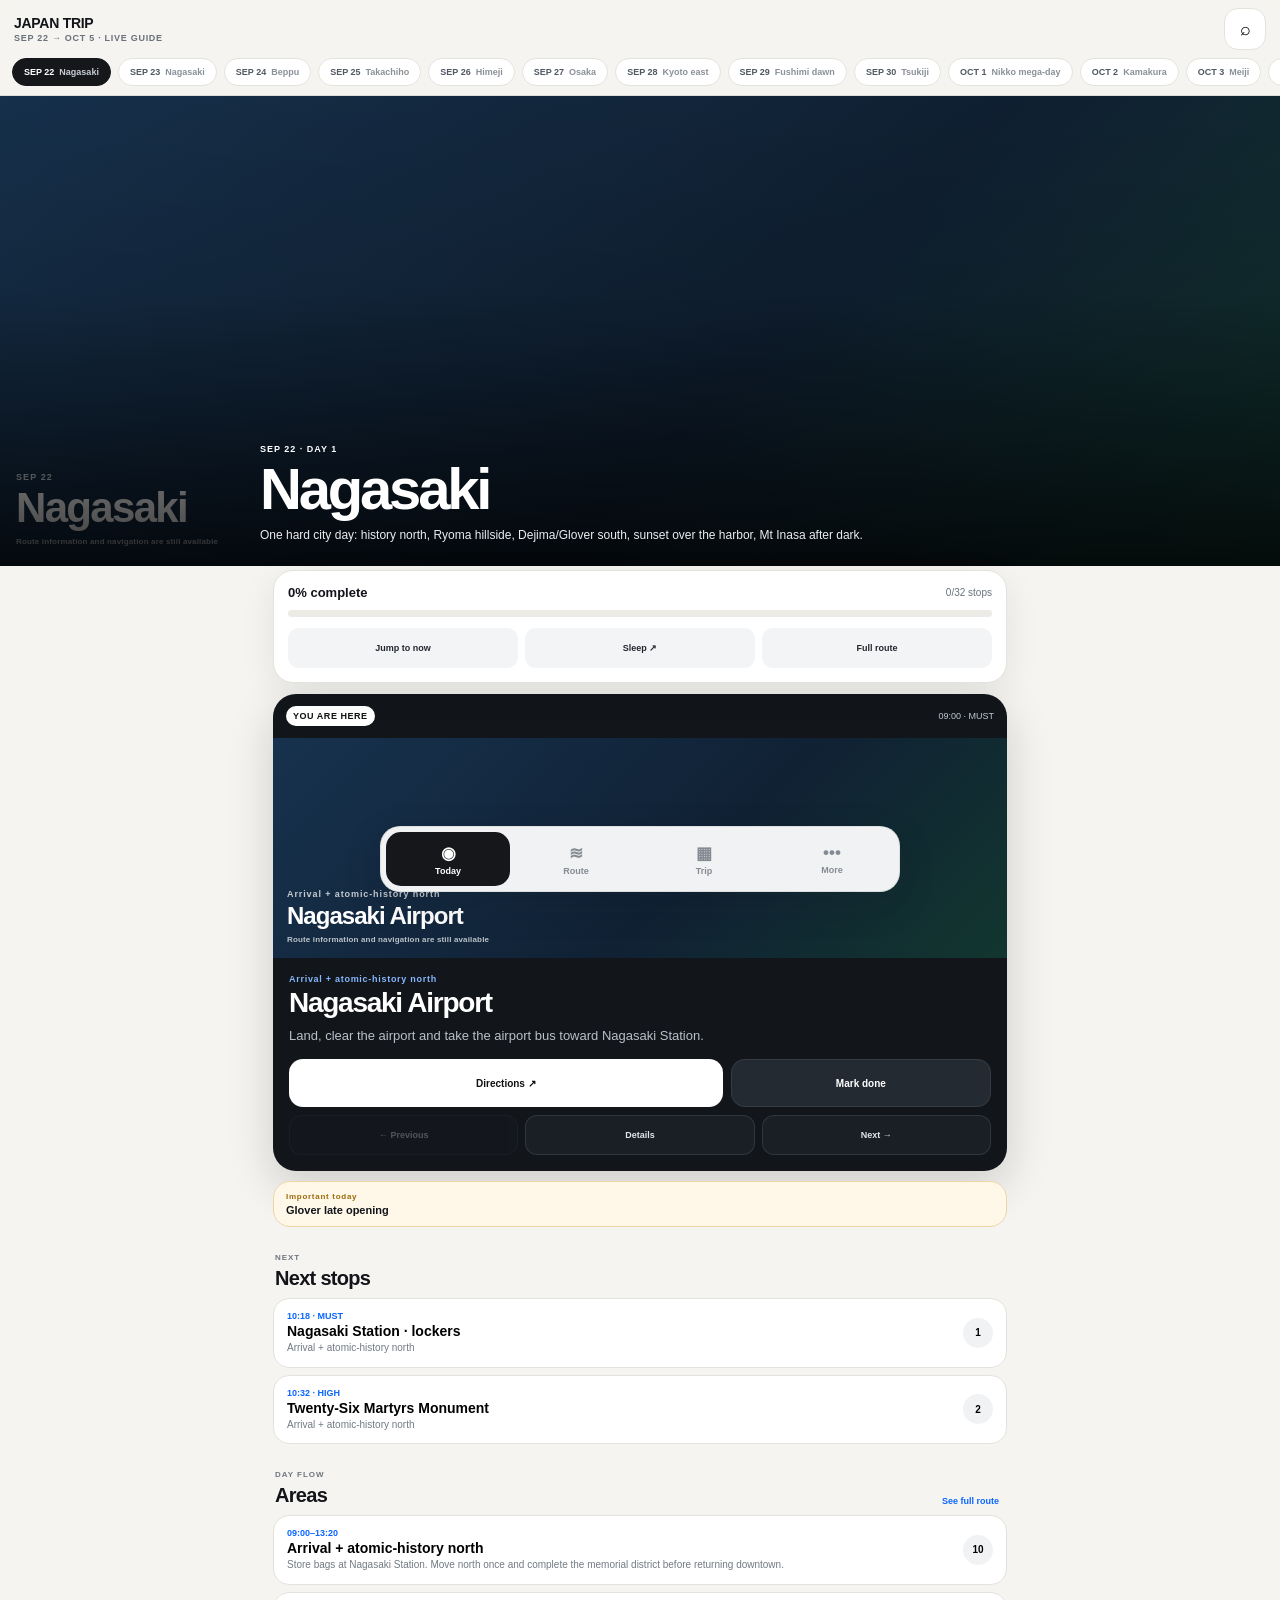
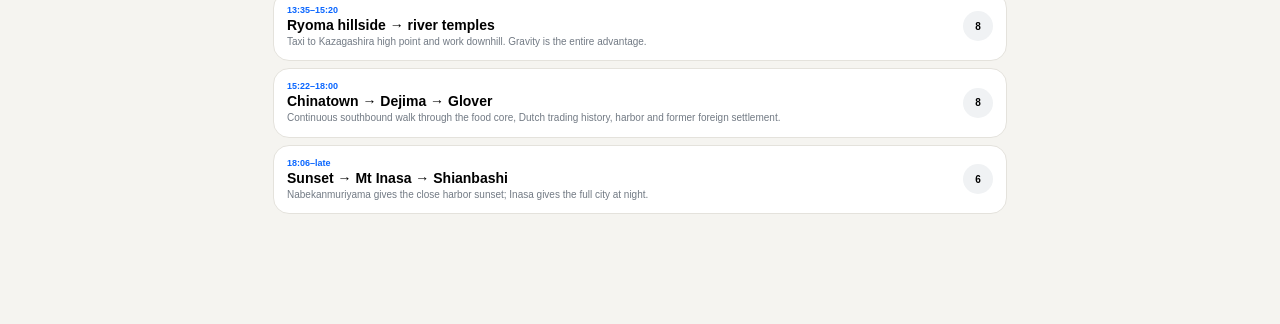
<file: v4/index.html>
<!doctype html><html lang="en"><head><meta charset="utf-8"><meta name="viewport" content="width=device-width,initial-scale=1,viewport-fit=cover"><meta name="theme-color" content="#f5f4f0"><meta name="apple-mobile-web-app-capable" content="yes"><meta name="apple-mobile-web-app-status-bar-style" content="default"><meta name="apple-mobile-web-app-title" content="Japan Trip"><title>Japan Trip · Live Guide</title><meta name="description" content="Mobile-first live guide for Japan Sep 22 to Oct 5, 2026"><link rel="stylesheet" href="styles.css?v=44"><link rel="stylesheet" href="fix.css?v=44"><link rel="stylesheet" href="audit-final.css?v=44"></head><body><header class="top"><div class="topRow"><button class="brand" id="brand"><b>JAPAN TRIP</b><small>SEP 22 → OCT 5 · LIVE GUIDE</small></button><button class="searchBtn" id="headerSearch" aria-label="Search">⌕</button></div><div class="dayRail" id="dayRail"></div></header><main><section class="view active" id="todayView"></section><section class="view" id="routeView"></section><section class="view" id="tripView"></section><section class="view" id="moreView"></section></main><nav class="bottomNav"><button class="navBtn active" data-view="today"><span>◉</span>Today</button><button class="navBtn" data-view="route"><span>≋</span>Route</button><button class="navBtn" data-view="trip"><span>▦</span>Trip</button><button class="navBtn" data-view="more"><span>•••</span>More</button></nav><div class="backdrop" id="backdrop"></div><aside class="sheet" id="sheet"><button class="closeSheet" id="closeSheet">×</button><div id="sheetBody"></div></aside><div class="searchLayer" id="searchLayer"><div class="searchBar"><input id="searchInput" placeholder="Search any stop or area"><button id="searchClose">Done</button></div><div class="searchResults" id="searchResults"></div></div><div class="toast" id="toast"></div><script src="../v2/data.js?v=44"></script><script src="../canonical.js?v=44"></script><script src="audit.js?v=44"></script><script src="app.js?v=44"></script><script src="audit-final.js?v=44"></script></body></html>
</file>
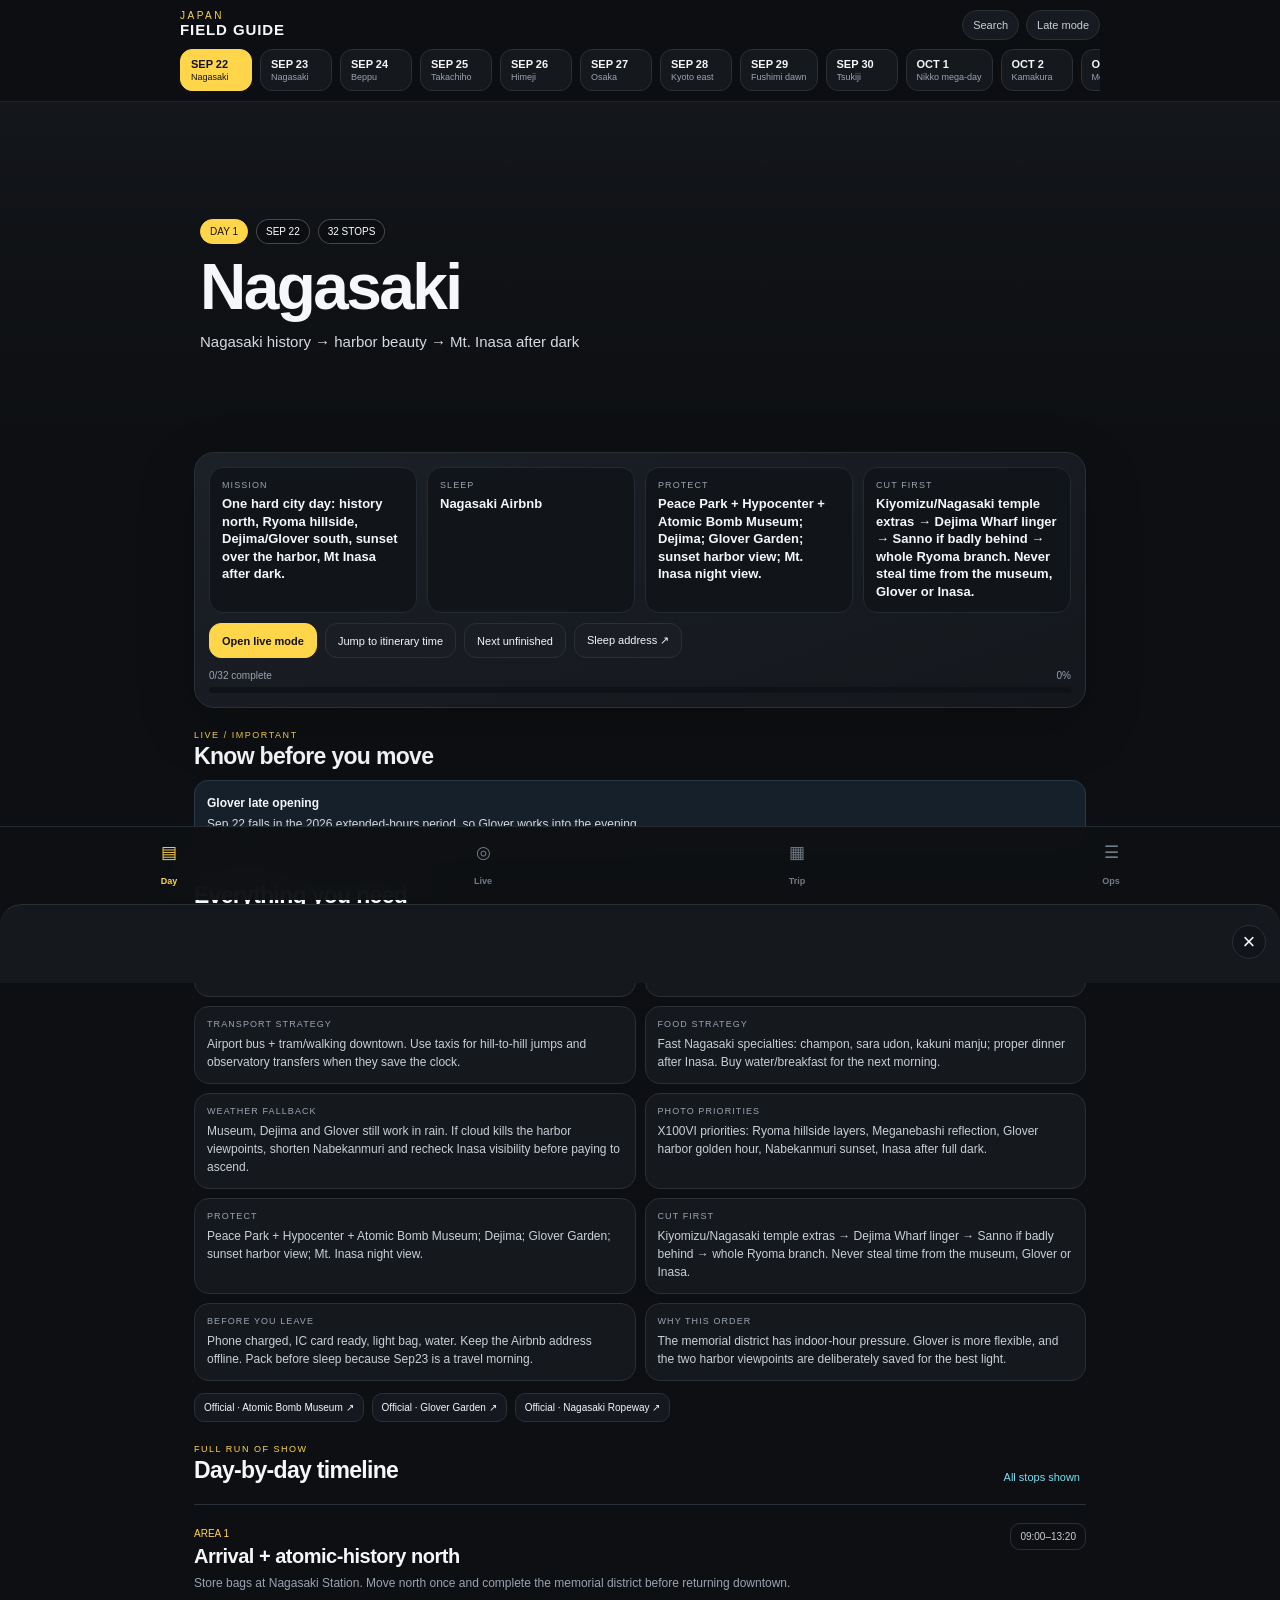
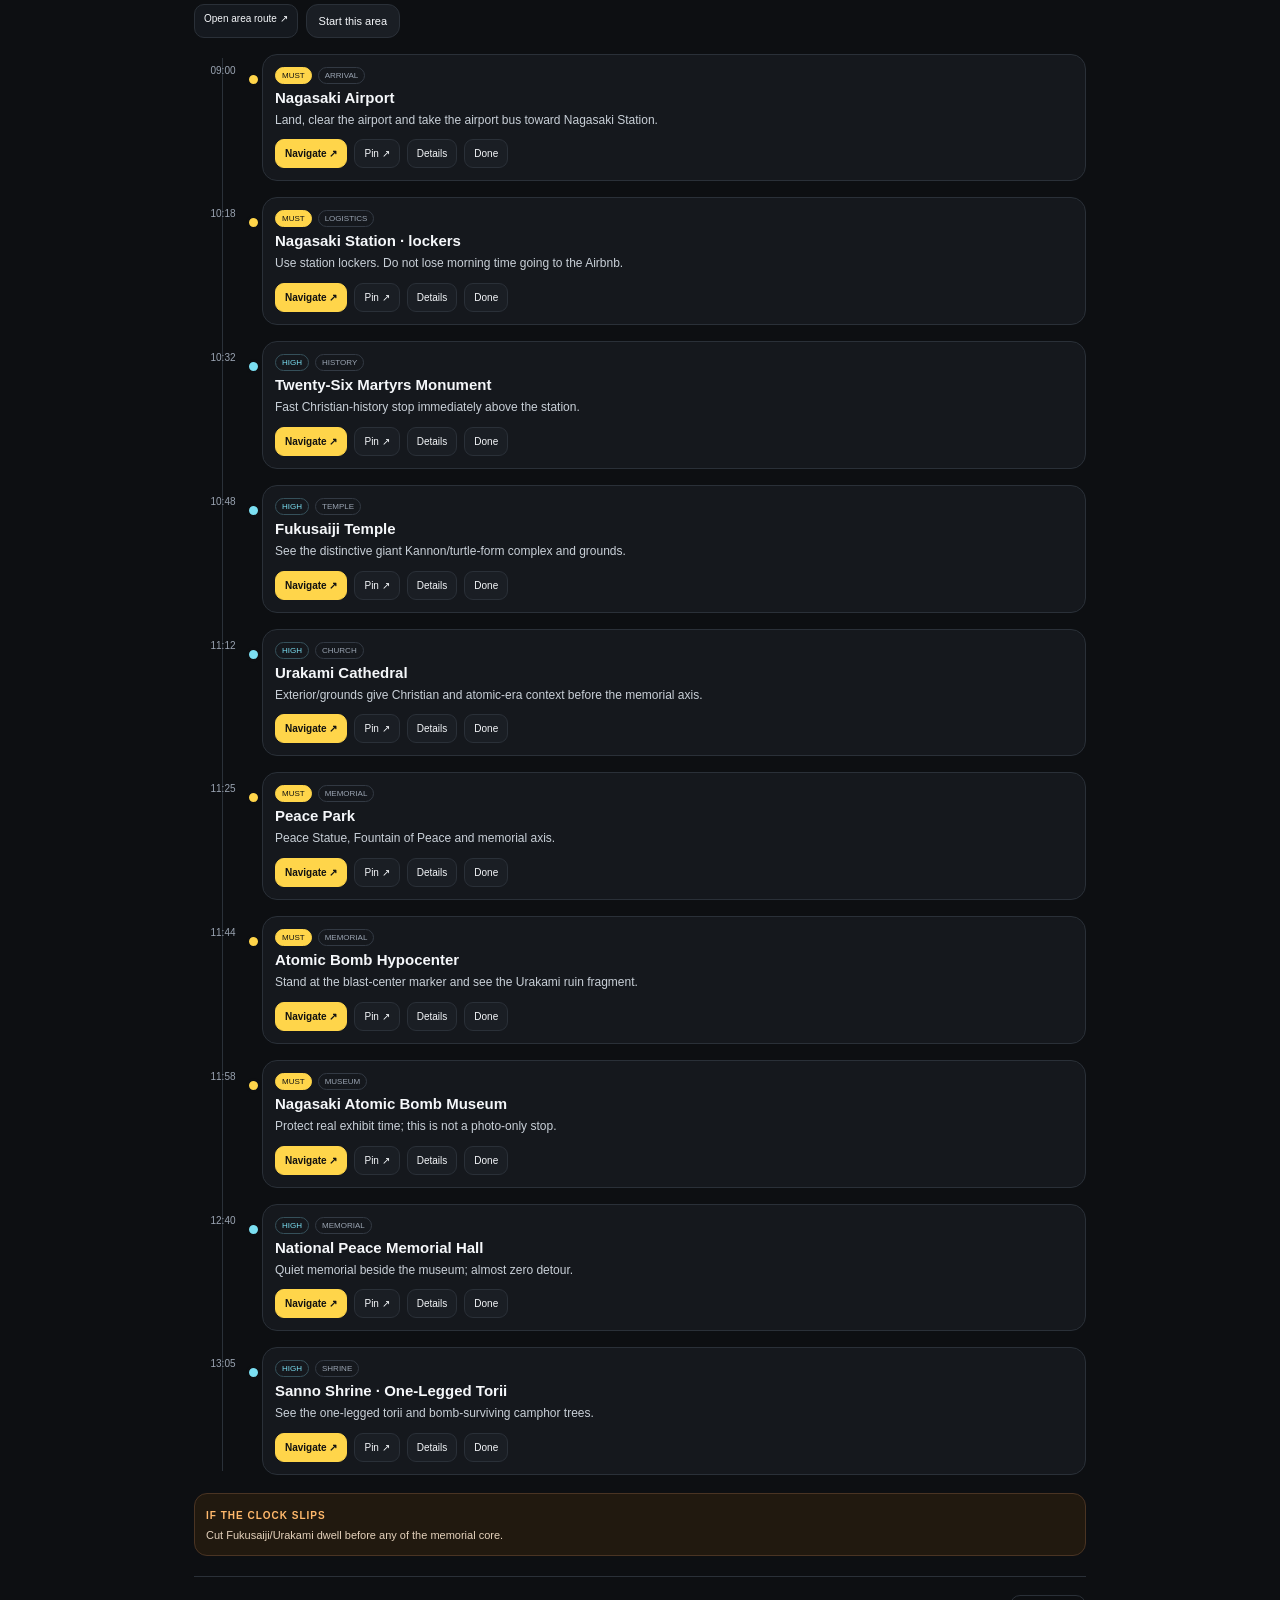
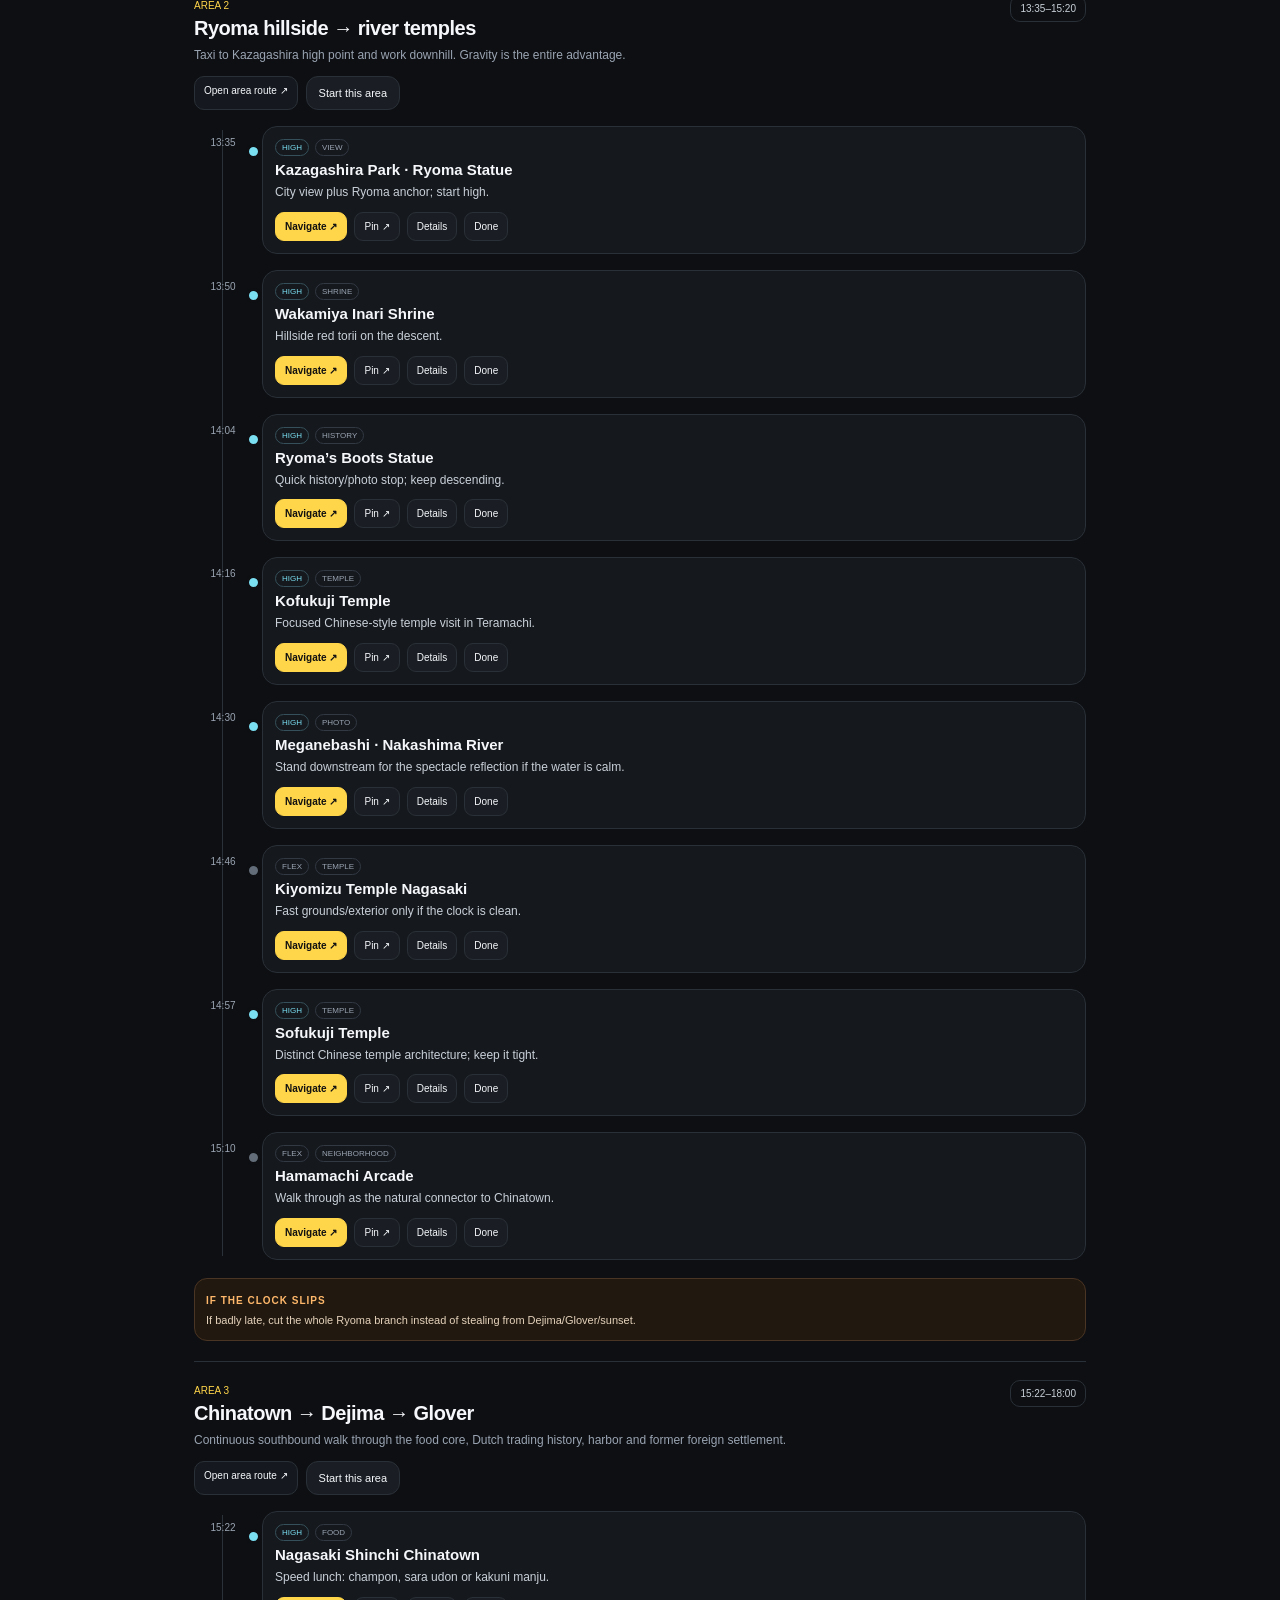
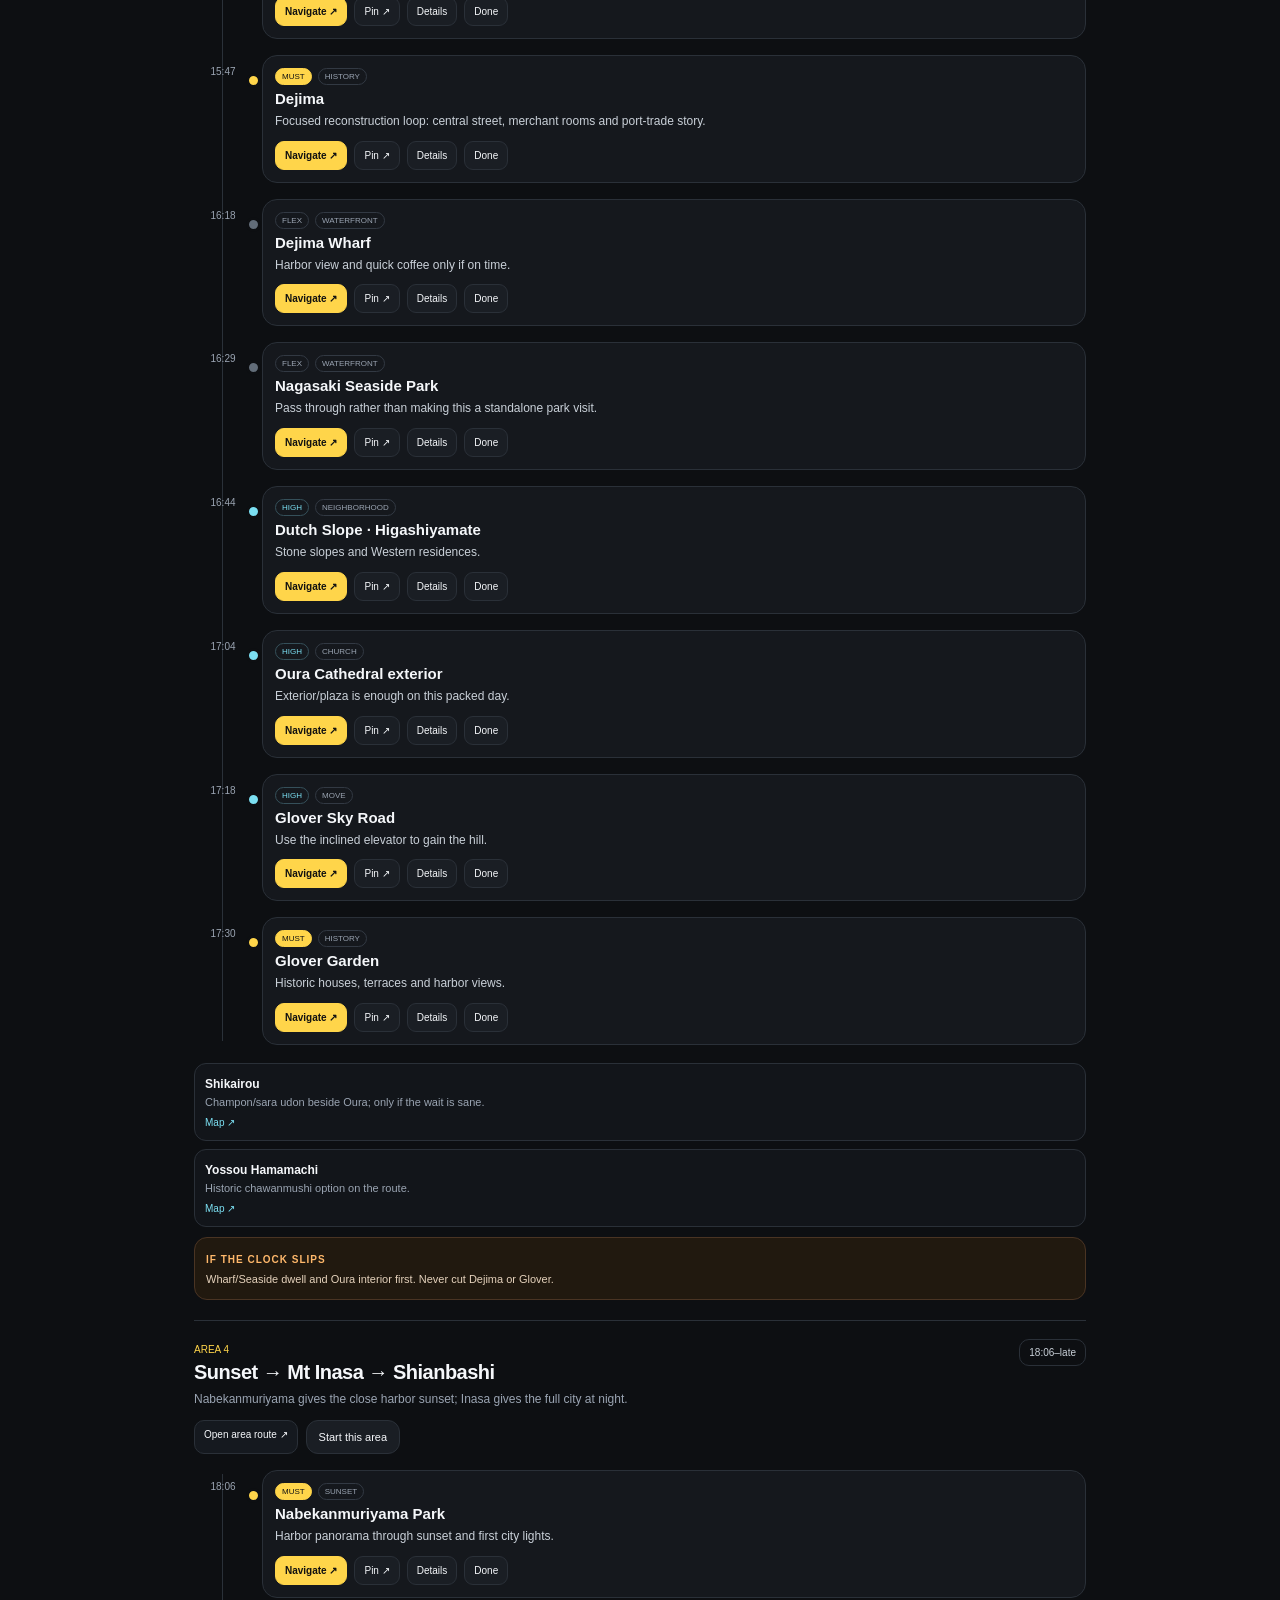
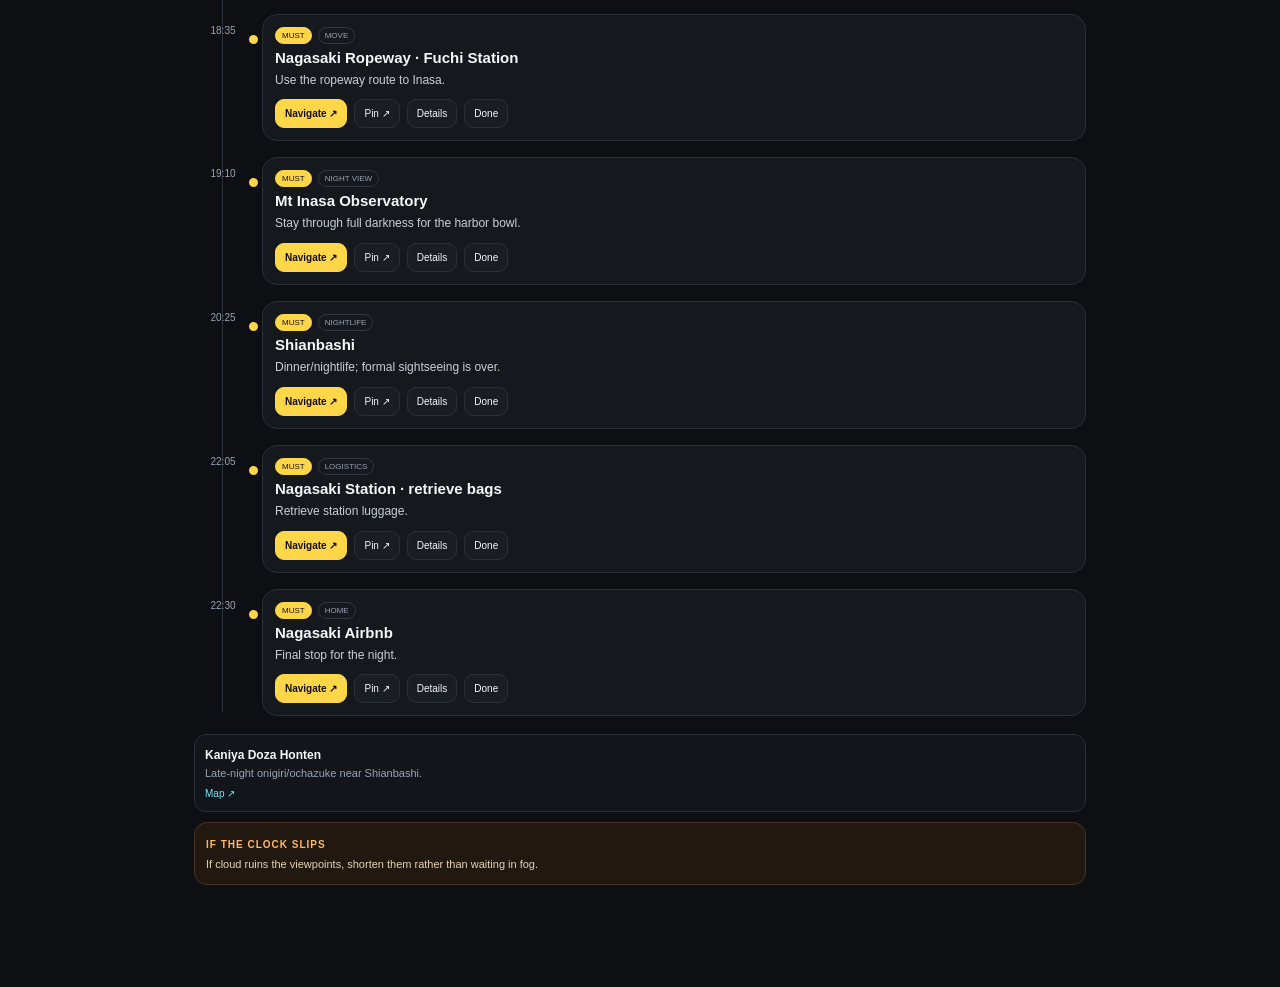
<file: v5/index.html>
<!doctype html><html lang="en"><head><meta charset="utf-8"><meta name="viewport" content="width=device-width,initial-scale=1,viewport-fit=cover"><meta name="theme-color" content="#0d0f12"><meta name="apple-mobile-web-app-capable" content="yes"><meta name="apple-mobile-web-app-status-bar-style" content="black-translucent"><meta name="apple-mobile-web-app-title" content="Japan Field Guide"><title>Japan Field Guide · Sep 22–Oct 5</title><meta name="description" content="Detailed operational field guide for Japan Sep 22 to Oct 5, 2026"><link rel="manifest" href="manifest.webmanifest?v=50"><link rel="stylesheet" href="styles.css?v=50"></head><body><header class="appTop"><button class="brand" id="brandBtn"><span>JAPAN</span><b>FIELD GUIDE</b></button><div class="topActions"><button id="searchBtn" aria-label="Search">Search</button><button id="lateBtn" aria-label="Running late mode">Late mode</button></div><div class="dayRail" id="dayRail"></div></header><main><section class="view active" id="dayView"></section><section class="view" id="liveView"></section><section class="view" id="tripView"></section><section class="view" id="opsView"></section></main><nav class="bottomNav"><button class="navBtn active" data-view="day"><span>▤</span><b>Day</b></button><button class="navBtn" data-view="live"><span>◎</span><b>Live</b></button><button class="navBtn" data-view="trip"><span>▦</span><b>Trip</b></button><button class="navBtn" data-view="ops"><span>☰</span><b>Ops</b></button></nav><div class="backdrop" id="backdrop"></div><aside class="sheet" id="sheet"><button class="sheetClose" id="sheetClose">×</button><div id="sheetBody"></div></aside><div class="searchLayer" id="searchLayer"><div class="searchTop"><input id="searchInput" autocomplete="off" placeholder="Search stop, area, shrine, hotel, food…"><button id="searchClose">Done</button></div><div id="searchResults"></div></div><div class="toast" id="toast"></div><script src="../v2/data.js?v=50"></script><script src="../canonical.js?v=50"></script><script src="guide.js?v=50"></script><script src="app.js?v=50"></script></body></html>
</file>
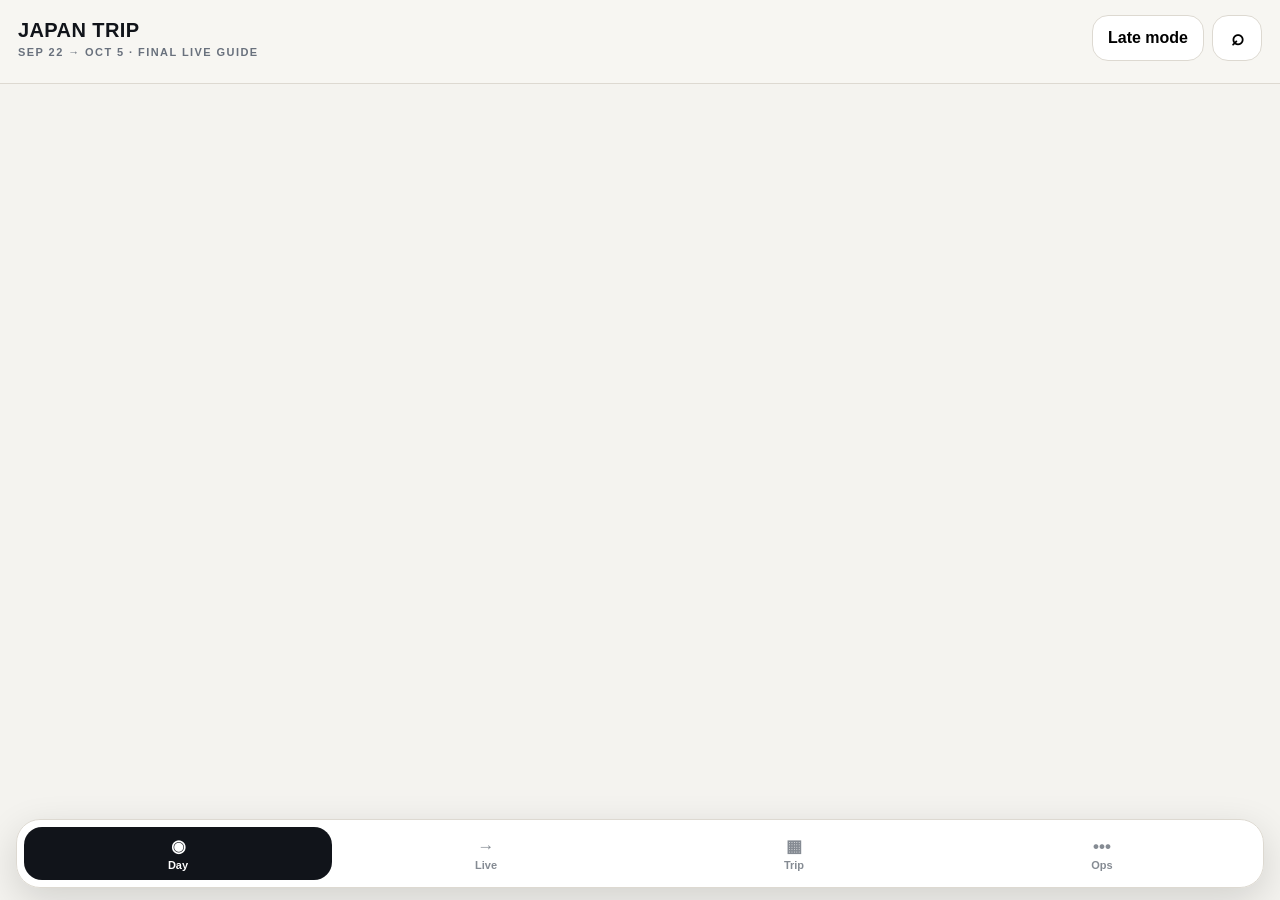
<file: v6/index.html>
<!doctype html><html lang="en"><head><meta charset="utf-8"><meta name="viewport" content="width=device-width,initial-scale=1,viewport-fit=cover"><meta name="theme-color" content="#f5f4f0"><meta name="apple-mobile-web-app-capable" content="yes"><title>Japan Trip · Final Live Guide</title><meta name="description" content="Final detailed live guide for Japan Sep 22 to Oct 5, 2026"><link rel="stylesheet" href="styles.css?v=60"></head><body><header class="top"><div class="topRow"><button class="brand" id="brandBtn"><b>JAPAN TRIP</b><small>SEP 22 → OCT 5 · FINAL LIVE GUIDE</small></button><div class="topActions"><button id="lateBtn" class="lateBtn">Late mode</button><button id="searchBtn" class="searchBtn" aria-label="Search">⌕</button></div></div><div class="dayRail" id="dayRail"></div></header><main><section id="dayView" class="view active"></section><section id="liveView" class="view"></section><section id="tripView" class="view"></section><section id="opsView" class="view"></section></main><nav class="bottomNav"><button class="navBtn active" data-view="day"><span>◉</span>Day</button><button class="navBtn" data-view="live"><span>→</span>Live</button><button class="navBtn" data-view="trip"><span>▦</span>Trip</button><button class="navBtn" data-view="ops"><span>•••</span>Ops</button></nav><div id="backdrop" class="backdrop"></div><aside id="sheet" class="sheet"><div class="sheetBar"><button id="sheetBack" class="sheetBack">← Back</button><button id="sheetClose" class="sheetClose">×</button></div><div id="sheetBody"></div></aside><div id="searchLayer" class="searchLayer"><div class="searchBar"><input id="searchInput" placeholder="Search any stop, neighborhood or booking"><button id="searchClose">Done</button></div><div id="searchResults" class="searchResults"></div></div><div id="toast" class="toast"></div><script src="../canonical.js?v=60"></script><script src="../v5/guide.js?v=60"></script><script src="patch.js?v=60"></script><script src="app.js?v=60"></script></body></html>
</file>
<file: v4/styles.css>
:root{--bg:#f5f4f0;--card:#fff;--ink:#121419;--muted:#69717c;--line:#e4e2dc;--blue:#0a66ff;--green:#147a56;--shadow:0 10px 35px rgba(18,20,25,.08);--safe:env(safe-area-inset-bottom);font-family:-apple-system,BlinkMacSystemFont,"SF Pro Text","Helvetica Neue",Arial,sans-serif;color:var(--ink)}*{box-sizing:border-box}html,body{margin:0;background:var(--bg);color:var(--ink);-webkit-font-smoothing:antialiased}body{padding-bottom:calc(82px + var(--safe));overflow-x:hidden}button,a,input{font:inherit}button{cursor:pointer}.top{position:sticky;top:0;z-index:60;background:rgba(245,244,240,.94);backdrop-filter:blur(18px);border-bottom:1px solid rgba(218,216,210,.8)}.topRow{height:58px;padding:calc(4px + env(safe-area-inset-top)) 14px 4px;display:flex;align-items:center;justify-content:space-between}.brand{border:0;background:none;padding:0;text-align:left;color:var(--ink)}.brand b{display:block;font-size:14px;letter-spacing:-.02em}.brand small{display:block;margin-top:2px;font-size:9px;color:var(--muted);font-weight:750;letter-spacing:.08em}.searchBtn{width:42px;height:42px;border:1px solid var(--line);border-radius:14px;background:#fff;font-size:18px}.dayRail{display:flex;gap:7px;overflow:auto;padding:0 12px 9px;scrollbar-width:none}.dayRail::-webkit-scrollbar{display:none}.daychip{flex:none;border:1px solid var(--line);background:#fff;border-radius:999px;padding:8px 11px;color:#525963;font-size:9px;font-weight:850;white-space:nowrap}.daychip span{margin-left:5px;color:#8a9098}.daychip.active{background:#15171b;color:#fff;border-color:#15171b}.daychip.active span{color:#c9ced5}.view{display:none}.view.active{display:block}.page{width:min(760px,100%);margin:auto;padding:14px 13px 28px}.dayhero{height:min(54vh,470px);min-height:340px;position:relative;overflow:hidden;background:linear-gradient(145deg,#24344d,#0c1421);color:#fff}.visual{position:relative;overflow:hidden;background:linear-gradient(145deg,#dce5ef,#c7d0db)}.visual-img{position:absolute;inset:0;width:100%;height:100%;object-fit:cover;opacity:0;transition:opacity .18s}.visual-img.loaded{opacity:1}.visual-fallback{position:absolute;inset:0;display:flex;flex-direction:column;justify-content:flex-end;padding:18px;background:linear-gradient(135deg,#1c3554,#0e1724 65%,#102b25);color:#fff}.visual-fallback span{font-size:9px;font-weight:900;letter-spacing:.1em;opacity:.75}.visual-fallback b{font-size:clamp(20px,6vw,34px);line-height:1.02;letter-spacing:-.04em;margin-top:5px}.heroShade{position:absolute;inset:0;background:linear-gradient(180deg,rgba(0,0,0,.05),rgba(0,0,0,.14) 42%,rgba(0,0,0,.78) 100%)}.heroCopy{position:absolute;z-index:3;left:16px;right:16px;bottom:22px;max-width:720px;margin:auto}.heroEyebrow{font-size:9px;font-weight:900;letter-spacing:.11em;margin-bottom:7px}.heroCopy h1{font-size:clamp(35px,9vw,58px);line-height:.98;letter-spacing:-.055em;margin:0 0 8px}.heroCopy p{font-size:12px;line-height:1.5;color:#ecedf0;max-width:620px;margin:0}.dayStatus{margin-top:-10px;position:relative;z-index:4;background:#fff;border:1px solid var(--line);border-radius:20px;padding:14px;box-shadow:var(--shadow)}.progressText{display:flex;justify-content:space-between;align-items:center}.progressText b{font-size:13px}.progressText span{font-size:10px;color:var(--muted)}.track{height:7px;background:#ecebe6;border-radius:999px;overflow:hidden;margin-top:10px}.track i{display:block;height:100%;border-radius:999px;background:linear-gradient(90deg,#0a66ff,#17a87c)}.quickFacts{display:grid;grid-template-columns:repeat(3,1fr);gap:7px;margin-top:11px}.quickFacts button,.quickFacts a{min-height:40px;border:0;border-radius:11px;background:#f2f4f6;color:#23272d;text-decoration:none;display:flex;align-items:center;justify-content:center;font-size:9px;font-weight:850;text-align:center;padding:0 8px}.alertsBox{margin-top:10px;border:1px solid #edd6a5;background:#fff8e9;border-radius:17px;overflow:hidden}.alertsBox summary{list-style:none;padding:12px 13px;cursor:pointer}.alertsBox summary::-webkit-details-marker{display:none}.alertsBox summary span{display:block;font-size:8px;font-weight:900;letter-spacing:.09em;color:#9b6a08}.alertsBox summary b{display:block;font-size:11px;margin-top:3px}.alertsBox>div{padding:0 13px 10px}.alertsBox article{padding:9px 0;border-top:1px solid #f1e2c2}.alertsBox article b{font-size:10px}.alertsBox article p{font-size:10px;line-height:1.45;color:#6f6250;margin:3px 0 0}.focusCard{margin-top:11px;border-radius:23px;background:#12151a;color:#fff;overflow:hidden;box-shadow:0 16px 45px rgba(18,20,25,.17)}.focusTop{display:flex;justify-content:space-between;align-items:center;padding:12px 13px;font-size:9px;color:#c4cbd4}.livePill{padding:5px 7px;border-radius:999px;background:#fff;color:#111;font-weight:900;letter-spacing:.06em}.focusVisual{height:220px;background:linear-gradient(135deg,#21395b,#0f1823)}.focusBody{padding:16px}.areaLabel{font-size:9px;color:#85b7ff;font-weight:900;letter-spacing:.08em}.focusBody h2{font-size:28px;line-height:1.02;letter-spacing:-.045em;margin:5px 0 8px}.focusBody p{font-size:12px;line-height:1.55;color:#b8c0ca;margin:0}.mainActions{display:grid;grid-template-columns:1.25fr .75fr;gap:8px;margin-top:14px}.mainActions a,.mainActions button{min-height:48px;border:0;border-radius:14px;display:flex;align-items:center;justify-content:center;text-decoration:none;font-size:10px;font-weight:900}.go{background:#fff;color:#111}.doneBtn,.secondary{background:#242a32!important;color:#fff!important;border:1px solid rgba(255,255,255,.08)!important}.stepper{display:grid;grid-template-columns:1fr 1fr 1fr;gap:7px;margin-top:8px}.stepper button{min-height:40px;border:1px solid rgba(255,255,255,.1);background:#1a1f26;color:#e2e6ea;border-radius:12px;font-size:9px;font-weight:800}.stepper button:disabled{opacity:.3}.sectionHead{display:flex;justify-content:space-between;align-items:end;gap:12px;margin:19px 2px 8px}.sectionHead span,.pageTitle>span{font-size:8px;color:#6f7781;letter-spacing:.12em;font-weight:900}.sectionHead h3{font-size:20px;letter-spacing:-.035em;margin:3px 0 0}.sectionHead button{border:0;background:none;color:var(--blue);font-size:9px;font-weight:900}.nextRow,.areaQuick{width:100%;display:grid;grid-template-columns:1fr auto;align-items:center;gap:10px;border:1px solid var(--line);background:#fff;border-radius:16px;padding:12px 13px;text-align:left;margin-top:7px}.nextRow small,.areaQuick small{display:block;font-size:9px;color:var(--blue);font-weight:850}.nextRow b,.areaQuick b{display:block;font-size:13px;margin:2px 0}.nextRow span,.areaQuick span{display:block;font-size:10px;line-height:1.35;color:#727a84}.nextRow strong,.areaQuick strong{width:30px;height:30px;border-radius:50%;display:grid;place-items:center;background:#f0f2f4;font-size:10px}.emptyBox{padding:15px;border:1px dashed #cac8c2;border-radius:15px;color:#6e747c;font-size:11px}.pageTitle{padding:12px 2px 6px}.pageTitle h1{font-size:34px;line-height:1;letter-spacing:-.05em;margin:6px 0 8px}.pageTitle p{font-size:12px;line-height:1.5;color:var(--muted);margin:0}.routePage{padding-top:8px}.zoneBlock{margin-top:18px;border:1px solid var(--line);background:#fff;border-radius:22px;overflow:hidden;box-shadow:0 7px 26px rgba(20,25,35,.04)}.zoneVisual{height:210px;background:linear-gradient(135deg,#253a56,#121e2c)}.zoneOverlay{position:absolute;z-index:3;left:15px;right:15px;bottom:14px;color:#fff;text-shadow:0 2px 12px rgba(0,0,0,.5)}.zoneOverlay small{font-size:9px;font-weight:900;letter-spacing:.08em}.zoneOverlay h2{font-size:25px;line-height:1.02;letter-spacing:-.04em;margin:4px 0}.zoneVisual:after,.sheetVisual:after{content:"";position:absolute;inset:0;background:linear-gradient(180deg,rgba(0,0,0,.04),rgba(0,0,0,.65))}.zoneIntro{padding:13px 14px;display:flex;justify-content:space-between;gap:12px;align-items:start}.zoneIntro p{font-size:11px;line-height:1.45;color:#68707b;margin:0;max-width:520px}.zoneIntro a{flex:none;color:var(--blue);font-size:9px;font-weight:900;text-decoration:none}.stopRows{border-top:1px solid #eceae5}.stopRow{display:grid;grid-template-columns:32px 58px 1fr auto;align-items:start;gap:8px;padding:12px 12px;border-bottom:1px solid #efede8}.stopRow.done{opacity:.55;background:#f7f8f7}.check{width:28px;height:28px;border-radius:50%;border:1px solid #d6d9dd;background:#fff;font-weight:900}.time{font-size:10px;font-weight:900;padding-top:6px}.stopCopy b{display:block;font-size:12px}.stopCopy p{font-size:10px;line-height:1.42;color:#707883;margin:3px 0}.stopCopy span{font-size:8px;font-weight:850;color:#8b929a}.miniGo{align-self:center;text-decoration:none;color:var(--blue);font-size:9px;font-weight:900;padding:7px}.cutBox,.contextBox{margin:11px 12px 13px;padding:11px 12px;border-radius:13px;background:#fff7e6;border:1px solid #f0dcad}.cutBox b,.contextBox b{font-size:9px;text-transform:uppercase;letter-spacing:.06em}.cutBox p,.contextBox p{font-size:10px;line-height:1.45;color:#6f6553;margin:4px 0 0}.contextBox{background:#f1f6ff;border-color:#d8e5fb}.tripList{display:grid;gap:10px;margin-top:12px}.tripCard{width:100%;display:grid;grid-template-columns:115px 1fr 24px;gap:12px;align-items:center;border:1px solid var(--line);background:#fff;border-radius:19px;overflow:hidden;padding:0;text-align:left}.tripPhoto{height:132px}.tripText{padding:12px 0}.tripText small{font-size:8px;color:var(--blue);font-weight:900}.tripText h2{font-size:17px;line-height:1.05;margin:4px 0 5px}.tripText p{font-size:9.5px;line-height:1.4;color:#707985;margin:0}.tripText span{display:block;margin-top:7px;font-size:8px;color:#9298a0}.tripCard>strong{font-size:18px}.toolGrid{display:grid;gap:9px;margin-top:15px}.toolCard{display:block;width:100%;border:1px solid var(--line);background:#fff;border-radius:17px;padding:14px;text-align:left;text-decoration:none;color:var(--ink)}.toolCard b{display:block;font-size:13px}.toolCard span{display:block;font-size:10px;line-height:1.4;color:#707985;margin-top:3px}.official{margin-top:22px}.official>a{display:flex;justify-content:space-between;gap:10px;border-top:1px solid var(--line);padding:12px 2px;text-decoration:none;color:var(--ink)}.official a b{font-size:11px}.official a span{font-size:9px;color:var(--blue)}.bottomNav{position:fixed;left:50%;bottom:calc(8px + var(--safe));transform:translateX(-50%);z-index:70;width:min(94%,520px);display:grid;grid-template-columns:repeat(4,1fr);gap:4px;padding:5px;border:1px solid rgba(30,35,42,.09);background:rgba(255,255,255,.94);backdrop-filter:blur(18px);border-radius:20px;box-shadow:0 12px 38px rgba(18,20,25,.14)}.navBtn{min-height:54px;border:0;background:none;border-radius:15px;color:#858b93;font-size:9px;font-weight:850}.navBtn span{display:block;font-size:17px;margin-bottom:2px}.navBtn.active{background:#15171b;color:#fff}.backdrop{position:fixed;inset:0;z-index:80;background:rgba(0,0,0,.42);opacity:0;pointer-events:none;transition:.18s}.backdrop.open{opacity:1;pointer-events:auto}.sheet{position:fixed;z-index:90;left:0;right:0;bottom:0;max-height:88vh;overflow:auto;background:#111419;color:#fff;border-radius:24px 24px 0 0;transform:translateY(102%);transition:.22s ease}.sheet.open{transform:none}.closeSheet{position:absolute;right:12px;top:12px;z-index:5;width:40px;height:40px;border-radius:50%;border:1px solid rgba(255,255,255,.16);background:rgba(0,0,0,.42);color:#fff;font-size:22px}.sheetVisual{height:270px;background:linear-gradient(135deg,#253b58,#101a27)}.sheetCopy{position:relative;padding:17px 15px 28px}.sheetCopy small{font-size:9px;color:#9fc4ff;font-weight:900}.sheetCopy h2{font-size:29px;line-height:1.02;letter-spacing:-.045em;margin:6px 0 9px}.sheetCopy>p{font-size:12px;line-height:1.55;color:#b9c1ca}.searchLayer{position:fixed;inset:0;z-index:100;background:#f5f4f0;display:none}.searchLayer.open{display:block}.searchBar{display:flex;gap:8px;padding:calc(11px + env(safe-area-inset-top)) 12px 10px;background:#fff;border-bottom:1px solid var(--line)}.searchBar input{flex:1;min-width:0;min-height:45px;border:1px solid var(--line);background:#f2f3f4;border-radius:13px;padding:0 12px;outline:0}.searchBar button{border:0;background:none;color:var(--blue);font-weight:900}.searchResults{padding:8px 12px 30px}.searchResults button{width:100%;border:0;background:none;text-align:left;padding:13px 3px;border-bottom:1px solid var(--line)}.searchResults b{display:block;font-size:13px}.searchResults span{display:block;font-size:9px;color:#7c838d;margin-top:2px}.toast{position:fixed;left:50%;bottom:calc(86px + var(--safe));z-index:120;transform:translate(-50%,18px);opacity:0;pointer-events:none;background:#15171b;color:#fff;border-radius:999px;padding:10px 14px;font-size:10px;font-weight:900;white-space:nowrap;transition:.18s}.toast.show{opacity:1;transform:translate(-50%,0)}@media(max-width:560px){.dayhero{min-height:315px;height:44vh}.heroCopy{bottom:18px}.heroCopy p{font-size:11px}.page{padding-left:11px;padding-right:11px}.focusVisual{height:190px}.focusBody h2{font-size:25px}.mainActions{grid-template-columns:1.2fr .8fr}.zoneVisual{height:185px}.zoneIntro{display:block}.zoneIntro a{display:inline-block;margin-top:8px}.stopRow{grid-template-columns:30px 51px 1fr}.stopRow .miniGo{grid-column:3;justify-self:start;padding:4px 0}.tripCard{grid-template-columns:92px 1fr 20px}.tripPhoto{height:125px}.tripText p{display:-webkit-box;-webkit-line-clamp:2;-webkit-box-orient:vertical;overflow:hidden}}@media(prefers-reduced-motion:reduce){*{scroll-behavior:auto!important;transition:none!important}}
</file>
<file: v4/fix.css>
.visual-img{z-index:1}.visual-fallback{z-index:0}.heroShade{z-index:2}.zoneVisual:after,.sheetVisual:after{z-index:2;pointer-events:none}.dayhero .visual-fallback span,.dayhero .visual-fallback b,.zoneVisual .visual-fallback span,.zoneVisual .visual-fallback b{display:none}.tripPhoto .visual-fallback{padding:8px}.tripPhoto .visual-fallback span{font-size:7px}.tripPhoto .visual-fallback b{font-size:13px;line-height:1.05}.focusVisual .visual-fallback b{font-size:24px}.focusVisual .visual-fallback{padding:14px}.sheetVisual .visual-fallback{padding:16px}.sheetVisual .visual-fallback b{font-size:26px}
</file>
<file: v4/audit-final.css>
/* Final field-guide usability audit */
:root{--fieldbar-h:58px}
.visual{background:linear-gradient(135deg,#17324e 0%,#102134 52%,#12362f 100%)}
.visual-fallback{z-index:0!important;opacity:1!important;visibility:visible!important;background:linear-gradient(135deg,#17324e,#102134 58%,#12362f)!important}
.dayhero .visual-fallback span,.dayhero .visual-fallback b,.zoneVisual .visual-fallback span,.zoneVisual .visual-fallback b{display:block!important}
.visual-img.loaded~.visual-fallback{opacity:0!important;transition:opacity .18s ease}
.visual.failed .visual-fallback,.visual:not(:has(.visual-img.loaded)) .visual-fallback{opacity:1!important}
.visual.failed .visual-img{display:none!important}
.dayhero.visual.failed,.zoneVisual.visual.failed,.focusVisual.visual.failed,.sheetVisual.visual.failed,.tripPhoto.visual.failed{background:linear-gradient(135deg,#17324e,#102134 58%,#12362f)!important}
.dayhero .visual-fallback{padding:18px 16px 20px!important}.dayhero .visual-fallback span{font-size:9px!important;letter-spacing:.12em!important}.dayhero .visual-fallback b{font-size:clamp(25px,7vw,42px)!important;max-width:720px!important}
.zoneVisual .visual-fallback{padding:15px!important}.zoneVisual .visual-fallback span{font-size:8px!important}.zoneVisual .visual-fallback b{font-size:22px!important}
.heroCopy{max-width:760px}.heroCopy p{display:-webkit-box;-webkit-line-clamp:3;-webkit-box-orient:vertical;overflow:hidden}
#todayView .page{display:flex;flex-direction:column}
#todayView .dayStatus{order:1}#todayView .focusCard{order:2}#todayView .alertsBox{order:3}#todayView .upNext{order:4}#todayView .areasQuick{order:5}
.alertsBox{margin-top:10px}.alertsBox:not([open]) summary{padding:10px 12px}.alertsBox:not([open]) summary b{white-space:nowrap;overflow:hidden;text-overflow:ellipsis}
.quickFacts button,.quickFacts a,.mainActions a,.mainActions button,.stepper button,.miniGo,.areaQuick,.nextRow,.navBtn,.daychip{touch-action:manipulation;-webkit-tap-highlight-color:transparent}
.focusBody p{font-size:13px;line-height:1.5}.stopCopy p{font-size:11px;line-height:1.42}.zoneIntro p{font-size:12px;line-height:1.45}.nextRow b,.areaQuick b{font-size:14px}
.fieldBar{position:fixed;left:50%;bottom:calc(72px + var(--safe));transform:translateX(-50%);z-index:68;width:min(94%,520px);display:none;grid-template-columns:1fr auto;gap:8px;align-items:center;padding:8px 9px 8px 12px;border:1px solid rgba(20,24,30,.1);border-radius:17px;background:rgba(255,255,255,.96);backdrop-filter:blur(18px);box-shadow:0 8px 30px rgba(18,20,25,.16)}
.fieldBar.show{display:grid}.fieldBarText{min-width:0}.fieldBarText small{display:block;color:#6f7781;font-size:8px;font-weight:900;letter-spacing:.08em}.fieldBarText b{display:block;white-space:nowrap;overflow:hidden;text-overflow:ellipsis;font-size:12px;margin-top:2px}.fieldBar a{min-height:40px;padding:0 13px;border-radius:11px;background:#111;color:#fff;text-decoration:none;display:flex;align-items:center;font-size:9px;font-weight:900}
#imageHealth{display:none}
@media(max-width:720px){
 .dayhero{height:205px!important;min-height:205px!important}.heroCopy{bottom:15px;left:13px;right:13px}.heroCopy h1{font-size:31px!important;margin-bottom:5px}.heroCopy p{font-size:11px;line-height:1.38;-webkit-line-clamp:2}.heroEyebrow{font-size:8px;margin-bottom:5px}
 .dayStatus{margin-top:-8px;padding:12px}.quickFacts{gap:6px}.quickFacts button,.quickFacts a{min-height:42px;font-size:9px}
 .focusCard{margin-top:9px;border-radius:19px}.focusTop{padding:10px 11px}.focusVisual{height:150px!important}.focusVisual.visual.failed{height:118px!important}.focusBody{padding:13px}.focusBody h2{font-size:25px}.focusBody p{font-size:12.5px}.mainActions{margin-top:11px}.mainActions a,.mainActions button{min-height:46px}.stepper button{min-height:42px}
 .sectionHead{margin-top:15px}.nextRow,.areaQuick{padding:11px 12px}
 .pageTitle h1{font-size:29px}.zoneBlock{margin-top:13px;border-radius:18px}.zoneVisual{height:145px!important}.zoneVisual.visual.failed{height:112px!important}.zoneOverlay h2{font-size:21px}.zoneIntro{padding:11px 12px;display:block}.zoneIntro a{display:inline-block;margin-top:8px;padding:8px 0}.stopRow{grid-template-columns:30px 52px 1fr auto;gap:6px;padding:11px 9px}.stopCopy p{display:-webkit-box;-webkit-line-clamp:2;-webkit-box-orient:vertical;overflow:hidden}.miniGo{padding:7px 4px}
 .tripCard{grid-template-columns:92px 1fr 20px}.tripPhoto{height:110px}.tripText h2{font-size:15px}.tripText p{display:-webkit-box;-webkit-line-clamp:2;-webkit-box-orient:vertical;overflow:hidden}
 .sheetVisual{height:190px!important}.sheetVisual.visual.failed{height:130px!important}.sheetCopy h2{font-size:26px}
 .bottomNav{bottom:calc(7px + var(--safe));width:96%}.navBtn{min-height:50px}.fieldBar{bottom:calc(68px + var(--safe));width:96%}
}
@media(max-width:390px){.dayhero{height:190px!important;min-height:190px!important}.heroCopy h1{font-size:28px!important}.focusVisual{height:135px!important}.quickFacts{grid-template-columns:1fr 1fr}.quickFacts>*:last-child{grid-column:1/-1}.stopRow{grid-template-columns:28px 47px 1fr}.miniGo{grid-column:3;justify-self:start;padding:4px 0}.tripText p{display:none}}
@media(prefers-reduced-motion:reduce){*{scroll-behavior:auto!important;transition:none!important}}
</file>
<file: v5/styles.css>
:root{--bg:#0d0f12;--panel:#15181d;--panel2:#1b1f26;--line:#2a3038;--text:#f5f7fa;--muted:#9aa4b2;--soft:#c9d0d8;--accent:#ffd54a;--accent2:#7bdff2;--green:#77d49a;--red:#ff7b7b;--orange:#ffb86b;--nav:calc(74px + env(safe-area-inset-bottom));font-family:Inter,ui-sans-serif,-apple-system,BlinkMacSystemFont,"Segoe UI",sans-serif}*{box-sizing:border-box}html{background:var(--bg);color:var(--text);scroll-behavior:smooth}body{margin:0;background:var(--bg);color:var(--text);padding-bottom:var(--nav)}button,a,input{font:inherit}button{cursor:pointer}.appTop{position:sticky;top:0;z-index:30;background:rgba(13,15,18,.94);backdrop-filter:blur(18px);border-bottom:1px solid #1d2229;padding:calc(10px + env(safe-area-inset-top)) 14px 8px}.brand{border:0;background:none;color:var(--text);padding:0;text-align:left}.brand span{display:block;font-size:10px;letter-spacing:.25em;color:var(--accent)}.brand b{font-size:15px;letter-spacing:.06em}.topActions{position:absolute;right:12px;top:calc(10px + env(safe-area-inset-top));display:flex;gap:7px}.topActions button{border:1px solid var(--line);background:#171a20;color:var(--soft);padding:8px 10px;border-radius:999px;font-size:11px}.topActions button.active{background:var(--accent);color:#111;border-color:var(--accent)}.dayRail{display:flex;gap:8px;overflow:auto;margin-top:10px;padding-bottom:2px;scrollbar-width:none}.dayRail::-webkit-scrollbar{display:none}.dayChip{flex:0 0 auto;border:1px solid var(--line);background:#15181d;color:var(--muted);padding:8px 10px;border-radius:12px;min-width:72px;text-align:left}.dayChip strong{display:block;color:var(--text);font-size:11px}.dayChip span{display:block;font-size:9px;margin-top:2px;white-space:nowrap;max-width:120px;overflow:hidden;text-overflow:ellipsis}.dayChip.active{background:var(--accent);border-color:var(--accent);color:#111}.dayChip.active strong,.dayChip.active span{color:#111}.view{display:none}.view.active{display:block}.hero{position:relative;min-height:360px;display:flex;align-items:flex-end;background:#15181d center/cover no-repeat}.hero:before{content:"";position:absolute;inset:0;background:linear-gradient(to bottom,rgba(0,0,0,.06),rgba(0,0,0,.24) 35%,rgba(13,15,18,.94) 92%,var(--bg))}.heroCopy{position:relative;padding:36px 18px 28px;width:min(920px,100%);margin:auto}.eyebrow{display:flex;gap:8px;flex-wrap:wrap;margin-bottom:12px}.badge{display:inline-flex;align-items:center;gap:6px;border:1px solid rgba(255,255,255,.24);background:rgba(10,12,15,.55);backdrop-filter:blur(10px);padding:6px 9px;border-radius:999px;font-size:10px;color:#fff}.badge.must{background:var(--accent);color:#151515;border-color:var(--accent)}.hero h1{font-size:clamp(34px,9vw,64px);line-height:.98;margin:0 0 12px;letter-spacing:-.04em;max-width:900px}.hero p{font-size:15px;line-height:1.5;margin:0;color:#d6dbe1;max-width:760px}.page{width:min(920px,100%);margin:auto;padding:0 14px 28px}.command{margin-top:-10px;position:relative;z-index:2;background:linear-gradient(160deg,#1c2027,#14171c);border:1px solid var(--line);border-radius:20px;padding:14px;box-shadow:0 18px 60px rgba(0,0,0,.2)}.commandTop{display:grid;grid-template-columns:1fr 1fr;gap:10px}.fact{background:#111419;border:1px solid #242a32;border-radius:14px;padding:12px}.fact small{display:block;color:var(--muted);font-size:9px;text-transform:uppercase;letter-spacing:.12em}.fact b{display:block;margin-top:5px;font-size:13px;line-height:1.35}.commandActions{display:flex;gap:8px;overflow:auto;margin-top:10px}.pillBtn,.pillLink{border:1px solid var(--line);background:#1a1e24;color:var(--text);border-radius:12px;padding:10px 12px;text-decoration:none;white-space:nowrap;font-size:11px}.pillBtn.primary,.pillLink.primary{background:var(--accent);border-color:var(--accent);color:#111;font-weight:800}.progressWrap{margin-top:12px}.progressMeta{display:flex;justify-content:space-between;font-size:10px;color:var(--muted);margin-bottom:6px}.track{height:6px;background:#0f1216;border-radius:999px;overflow:hidden}.track i{display:block;height:100%;background:linear-gradient(90deg,var(--accent),var(--green));border-radius:inherit}.section{margin-top:22px}.sectionHead{display:flex;align-items:end;justify-content:space-between;gap:12px;margin-bottom:10px}.sectionHead small{display:block;color:var(--accent);font-size:9px;letter-spacing:.17em;text-transform:uppercase}.sectionHead h2{font-size:23px;letter-spacing:-.03em;margin:3px 0 0}.sectionHead button{border:0;background:none;color:var(--accent2);font-size:11px}.alertStack{display:grid;gap:8px}.alert{border:1px solid #3b3422;background:#211e14;border-radius:14px;padding:12px}.alert.warning{border-color:#4b2f2f;background:#231717}.alert.info{border-color:#2b3946;background:#15202a}.alert b{font-size:12px}.alert p{margin:5px 0 0;color:#d6d8dc;font-size:12px;line-height:1.45}.deepGrid{display:grid;grid-template-columns:1fr;gap:9px}.deepCard{border:1px solid var(--line);background:var(--panel);border-radius:15px;padding:12px}.deepCard small{display:block;color:var(--muted);font-size:9px;text-transform:uppercase;letter-spacing:.12em}.deepCard b{display:block;font-size:13px;margin-top:4px}.deepCard p{margin:6px 0 0;color:var(--soft);font-size:12px;line-height:1.5}.zone{margin-top:20px;border-top:1px solid var(--line);padding-top:18px}.zoneHead{display:grid;grid-template-columns:1fr auto;gap:12px;align-items:start}.zoneHead small{color:var(--accent);font-size:10px}.zoneHead h3{font-size:20px;margin:4px 0 6px;letter-spacing:-.025em}.zoneHead p{margin:0;color:var(--muted);font-size:12px;line-height:1.5}.zoneTime{border:1px solid var(--line);padding:7px 9px;border-radius:10px;font-size:10px;color:var(--soft)}.zoneTools{display:flex;gap:8px;margin:12px 0 8px;overflow:auto}.zoneTools a{color:var(--text);text-decoration:none;border:1px solid var(--line);border-radius:10px;padding:8px 9px;font-size:10px;background:#15191f;white-space:nowrap}.timeline{position:relative;margin-top:8px}.timeline:before{content:"";position:absolute;left:21px;top:12px;bottom:12px;width:1px;background:#2a3139}.stop{display:grid;grid-template-columns:44px 1fr;gap:10px;position:relative;padding:8px 0}.stopTime{font-size:10px;color:var(--muted);padding-top:11px;text-align:center}.stopCard{background:var(--panel);border:1px solid var(--line);border-radius:15px;padding:12px;position:relative}.stopCard:before{content:"";position:absolute;left:-17px;top:17px;width:9px;height:9px;border-radius:50%;background:#626d79;border:3px solid var(--bg)}.stop.must .stopCard:before{background:var(--accent)}.stop.high .stopCard:before{background:var(--accent2)}.stop.done .stopCard{opacity:.58}.stop.done .stopCard:after{content:"✓";position:absolute;right:10px;top:8px;color:var(--green);font-weight:900}.stop.optional.lateHide,.stop.flex.lateHide{display:none}.stopMeta{display:flex;gap:6px;flex-wrap:wrap;margin-bottom:5px}.miniTag{border:1px solid #323943;padding:3px 6px;border-radius:999px;font-size:8px;color:var(--muted);text-transform:uppercase}.miniTag.must{background:var(--accent);color:#111;border-color:var(--accent)}.miniTag.high{color:var(--accent2);border-color:#35505a}.stop h4{font-size:15px;margin:0 0 6px}.stop p{font-size:12px;line-height:1.48;color:var(--soft);margin:0}.stopActions{display:flex;gap:7px;margin-top:10px;flex-wrap:wrap}.stopActions button,.stopActions a{border:1px solid var(--line);background:#1a1e24;color:var(--text);padding:8px 9px;border-radius:9px;font-size:10px;text-decoration:none}.stopActions .go{background:var(--accent);border-color:var(--accent);color:#111;font-weight:800}.cutBox{border:1px solid #4a3423;background:#21190f;border-radius:13px;padding:11px;margin-top:10px}.cutBox b{font-size:10px;color:var(--orange);text-transform:uppercase;letter-spacing:.1em}.cutBox p{font-size:11px;line-height:1.45;margin:5px 0 0;color:#e5d2bc}.foodBox{display:grid;gap:8px;margin-top:10px}.foodItem{border:1px solid var(--line);background:#12151a;border-radius:12px;padding:10px}.foodItem b{font-size:12px}.foodItem p{margin:4px 0;color:var(--muted);font-size:11px}.foodItem a{font-size:10px;color:var(--accent2);text-decoration:none}.livePage{padding:18px 14px 28px;width:min(760px,100%);margin:auto}.liveHeader small{color:var(--accent);font-size:10px;letter-spacing:.13em}.liveHeader h1{font-size:28px;margin:5px 0}.liveHeader p{font-size:12px;line-height:1.5;color:var(--muted)}.nowCard{border:1px solid var(--line);background:linear-gradient(155deg,#1d222a,#12151a);border-radius:22px;padding:16px;margin-top:14px}.nowKicker{display:flex;justify-content:space-between;gap:8px;color:var(--muted);font-size:10px}.nowCard h2{font-size:28px;line-height:1.02;margin:12px 0}.nowCard p{color:var(--soft);font-size:13px;line-height:1.55}.bigActions{display:grid;grid-template-columns:1fr 1fr;gap:8px;margin-top:14px}.bigActions a,.bigActions button{border:1px solid var(--line);background:#181c22;color:var(--text);border-radius:13px;padding:13px;text-align:center;text-decoration:none}.bigActions .primary{background:var(--accent);color:#111;border-color:var(--accent);font-weight:900}.stepper{display:grid;grid-template-columns:1fr 1fr 1fr;gap:6px;margin-top:8px}.stepper button{border:1px solid var(--line);background:#111419;color:var(--muted);padding:10px;border-radius:10px;font-size:10px}.nextCard{border:1px solid var(--line);background:#13161b;border-radius:14px;padding:12px;margin-top:10px}.nextCard small{color:var(--accent2)}.nextCard b{display:block;margin-top:4px}.nextCard p{font-size:11px;color:var(--muted);line-height:1.4}.tripGrid{padding:18px 14px 30px;width:min(920px,100%);margin:auto}.tripHero h1,.opsPage h1{font-size:34px;margin:0 0 8px}.tripHero p,.opsPage>p{color:var(--muted);font-size:13px;line-height:1.55}.tripDays{display:grid;grid-template-columns:1fr;gap:9px;margin-top:16px}.tripDay{border:1px solid var(--line);background:var(--panel);border-radius:15px;padding:13px;text-align:left;color:var(--text);display:grid;grid-template-columns:auto 1fr auto;gap:12px;align-items:center}.tripDay .num{width:34px;height:34px;border-radius:10px;background:#20252d;display:grid;place-items:center;color:var(--accent);font-weight:900}.tripDay small{display:block;color:var(--muted)}.tripDay b{display:block;margin-top:3px}.tripDay em{font-style:normal;color:var(--muted);font-size:10px}.opsPage{padding:18px 14px 32px;width:min(920px,100%);margin:auto}.opsSection{margin-top:24px}.opsSection h2{font-size:20px;margin:0 0 10px}.opsList{display:grid;gap:8px}.opsItem{border:1px solid var(--line);background:var(--panel);border-radius:14px;padding:12px}.opsItemTop{display:flex;justify-content:space-between;gap:10px}.opsItem small{color:var(--muted)}.opsItem b{font-size:13px}.status{font-size:9px;padding:4px 7px;border-radius:999px;background:#20252d;color:var(--soft);height:max-content}.status.booked{background:#163023;color:var(--green)}.status.target{background:#2b2611;color:var(--accent)}.opsItem p{font-size:11px;color:var(--muted);line-height:1.5;margin:6px 0 0}.opsLinks{display:flex;gap:7px;flex-wrap:wrap;margin-top:8px}.opsLinks a{font-size:10px;color:var(--accent2);text-decoration:none;border:1px solid var(--line);padding:7px 8px;border-radius:8px}.bottomNav{position:fixed;left:0;right:0;bottom:0;height:var(--nav);padding:8px 12px calc(8px + env(safe-area-inset-bottom));background:rgba(14,16,20,.94);backdrop-filter:blur(20px);border-top:1px solid #252b33;display:grid;grid-template-columns:repeat(4,1fr);z-index:40}.navBtn{border:0;background:none;color:#717b87;display:grid;place-items:center;gap:2px;font-size:17px}.navBtn b{font-size:9px}.navBtn.active{color:var(--accent)}.backdrop{position:fixed;inset:0;background:rgba(0,0,0,.62);z-index:50;opacity:0;pointer-events:none;transition:.2s}.backdrop.open{opacity:1;pointer-events:auto}.sheet{position:fixed;left:0;right:0;bottom:0;z-index:55;background:#15181d;border-radius:22px 22px 0 0;border-top:1px solid var(--line);max-height:88vh;overflow:auto;transform:translateY(105%);transition:.25s;padding:20px 14px calc(24px + env(safe-area-inset-bottom))}.sheet.open{transform:none}.sheetClose{position:sticky;top:0;float:right;width:34px;height:34px;border-radius:50%;border:1px solid var(--line);background:#111419;color:var(--text);font-size:22px;z-index:2}.sheetBody{clear:both}.sheetTitle small{color:var(--accent)}.sheetTitle h2{font-size:26px;margin:6px 0}.sheetTitle p{color:var(--soft);font-size:13px;line-height:1.55}.sheetBlock{border-top:1px solid var(--line);padding-top:12px;margin-top:14px}.sheetBlock b{display:block;font-size:11px;color:var(--muted);text-transform:uppercase;letter-spacing:.1em}.sheetBlock p{font-size:12px;line-height:1.5;color:var(--soft)}.searchLayer{position:fixed;inset:0;background:var(--bg);z-index:70;display:none;padding:calc(14px + env(safe-area-inset-top)) 12px 20px}.searchLayer.open{display:block}.searchTop{display:grid;grid-template-columns:1fr auto;gap:8px}.searchTop input{background:#171a20;border:1px solid var(--line);color:var(--text);padding:13px;border-radius:12px;outline:none}.searchTop button{border:0;background:none;color:var(--accent);padding:8px}.searchResult{width:100%;border:0;border-bottom:1px solid var(--line);background:none;color:var(--text);padding:13px 4px;text-align:left}.searchResult small{color:var(--muted);display:block}.searchResult b{display:block;margin-top:3px}.toast{position:fixed;bottom:calc(var(--nav) + 10px);left:50%;transform:translate(-50%,15px);opacity:0;background:#f5f5f5;color:#111;padding:10px 14px;border-radius:999px;font-size:11px;z-index:80;pointer-events:none;transition:.2s;white-space:nowrap}.toast.show{opacity:1;transform:translate(-50%,0)}@media(min-width:720px){.deepGrid{grid-template-columns:repeat(2,1fr)}.commandTop{grid-template-columns:repeat(4,1fr)}.tripDays{grid-template-columns:repeat(2,1fr)}.appTop{padding-left:max(20px,calc((100vw - 920px)/2));padding-right:max(20px,calc((100vw - 920px)/2))}.topActions{right:max(20px,calc((100vw - 920px)/2))}.timeline:before{left:28px}.stop{grid-template-columns:58px 1fr}.heroCopy{padding-left:20px;padding-right:20px}}
</file>
<file: v6/styles.css>
*{box-sizing:border-box}html,body{margin:0;background:#f4f3ef;color:#11141a;font-family:-apple-system,BlinkMacSystemFont,'Segoe UI',sans-serif}button,a{font:inherit}.top{position:sticky;top:0;z-index:20;background:rgba(247,246,242,.97);backdrop-filter:blur(18px);border-bottom:1px solid #ddd9d1}.topRow{display:flex;align-items:center;justify-content:space-between;padding:15px 18px 10px;gap:12px}.brand{border:0;background:none;text-align:left;padding:0;color:#11141a}.brand b{display:block;font-size:20px;letter-spacing:.02em}.brand small{display:block;margin-top:4px;font-weight:800;font-size:11px;letter-spacing:.13em;color:#69717d}.topActions{display:flex;gap:8px}.searchBtn,.lateBtn{border:1px solid #ddd9d1;background:#fff;border-radius:16px;min-height:46px;padding:0 15px;font-weight:800}.searchBtn{font-size:22px;min-width:50px}.lateBtn.active{background:#11141a;color:#fff}.dayRail{display:flex;gap:9px;overflow-x:auto;padding:0 18px 12px;scrollbar-width:none}.dayRail::-webkit-scrollbar{display:none}.dayChip{flex:0 0 auto;border:1px solid #d7d4ce;background:#fff;border-radius:22px;padding:10px 15px;color:#5f6670;text-align:left}.dayChip strong{font-size:12px}.dayChip span{margin-left:6px;font-size:12px;font-weight:700;color:#8b9097}.dayChip.active{background:#13161b;color:#fff;border-color:#13161b}.dayChip.active span{color:#d4d7dc}.view{display:none;padding-bottom:108px}.view.active{display:block}.hero{min-height:310px;background-size:cover;background-position:center;position:relative;display:flex;align-items:flex-end}.hero:before{content:"";position:absolute;inset:0;background:linear-gradient(180deg,rgba(4,10,17,.12),rgba(4,10,17,.84))}.heroCopy{position:relative;padding:38px 22px 26px;color:#fff;width:100%}.eyebrow{display:flex;flex-wrap:wrap;gap:7px;margin-bottom:12px}.badge{font-size:10px;letter-spacing:.1em;font-weight:900;border:1px solid rgba(255,255,255,.35);border-radius:999px;padding:6px 8px;background:rgba(0,0,0,.18)}.badge.must{background:#fff;color:#11141a}.hero h1{font-size:38px;line-height:1.02;margin:0 0 10px;letter-spacing:-.045em;max-width:680px}.hero p{font-size:16px;line-height:1.45;margin:0;max-width:720px;color:#eef1f4}.page{padding:14px 16px}.command,.section,.zone,.nowCard,.tripHero,.opsItem{background:#fff;border:1px solid #dfdcd5;border-radius:24px;box-shadow:0 8px 28px rgba(16,20,28,.05)}.command{padding:18px;margin-bottom:14px}.commandTop{display:grid;grid-template-columns:1fr 1fr;gap:10px}.fact{background:#f5f6f8;border-radius:16px;padding:12px}.fact small,.deepCard small,.sectionHead small,.zoneHead small,.liveHeader small,.opsItem small{display:block;font-size:10px;letter-spacing:.12em;font-weight:900;color:#737b86;text-transform:uppercase}.fact b{display:block;margin-top:5px;font-size:13px;line-height:1.35}.commandActions,.zoneTools,.stopActions,.bigActions,.opsLinks{display:flex;gap:8px;flex-wrap:wrap;margin-top:12px}.pillBtn,.pillLink,.zoneTools a,.stopActions a,.stopActions button,.bigActions a,.bigActions button,.opsLinks a{border:0;text-decoration:none;border-radius:13px;padding:10px 12px;background:#eef1f5;color:#11141a;font-weight:800;font-size:13px}.pillBtn.primary,.bigActions .primary,.stopActions .go{background:#11141a;color:#fff}.progressWrap{margin-top:14px}.progressMeta{display:flex;justify-content:space-between;font-size:12px;font-weight:800;color:#626975}.track{height:8px;background:#eceae5;border-radius:999px;overflow:hidden;margin-top:7px}.track i{display:block;height:100%;background:#11141a}.section{padding:17px;margin-bottom:14px}.sectionHead{display:flex;justify-content:space-between;align-items:flex-end;gap:12px;margin-bottom:13px}.sectionHead h2,.zoneHead h3,.liveHeader h1,.opsPage h1{margin:3px 0 0;letter-spacing:-.035em}.sectionHead h2{font-size:24px}.deepGrid{display:grid;grid-template-columns:1fr 1fr;gap:9px}.deepCard{background:#f6f7f9;border-radius:16px;padding:12px}.deepCard p{margin:6px 0 0;font-size:13px;line-height:1.45;color:#4e5661}.alertStack{display:grid;gap:9px}.alert{padding:13px 14px;border-radius:15px;background:#eef5ff;border:1px solid #d2e4ff}.alert.warning{background:#fff5dd;border-color:#f4ddb0}.alert p{margin:4px 0 0;color:#545d67;font-size:13px;line-height:1.4}.zone{overflow:hidden;margin-bottom:16px}.zoneHead{display:flex;justify-content:space-between;gap:12px;padding:18px 18px 8px}.zoneHead h3{font-size:25px}.zoneHead p{margin:7px 0 0;color:#68717c;line-height:1.45;font-size:14px}.zoneTime{white-space:nowrap;font-weight:900;color:#606873;font-size:12px}.zoneTools{padding:0 18px 14px}.timeline{border-top:1px solid #e8e5df}.stop{display:grid;grid-template-columns:64px 1fr;border-bottom:1px solid #ece9e3;padding:15px 15px 15px 9px}.stop.lateHide{display:none}.stopTime{font-weight:900;font-size:13px;padding-top:3px;text-align:center}.stopCard h4{margin:4px 0 5px;font-size:18px;letter-spacing:-.02em}.stopCard p{margin:0;color:#69717d;font-size:14px;line-height:1.45}.stopMeta{display:flex;gap:5px;flex-wrap:wrap}.miniTag{font-size:9px;font-weight:900;letter-spacing:.08em;background:#eef1f5;padding:4px 6px;border-radius:999px;color:#6a717a}.miniTag.must{background:#14171c;color:#fff}.miniTag.high{background:#e8f2ff;color:#1f5f9f}.miniTag.flex,.miniTag.optional{background:#f3efe6;color:#856b32}.stop.done{opacity:.55}.stop.done h4{text-decoration:line-through}.cutBox{margin:14px 18px 18px;padding:13px;background:#fff7e7;border:1px solid #efd9aa;border-radius:15px}.cutBox p{margin:5px 0 0;color:#655c4d;font-size:13px;line-height:1.4}.foodBox{margin:0 18px 14px;display:grid;gap:8px}.foodItem{padding:11px;background:#f7f7f7;border-radius:13px}.foodItem p{margin:3px 0 5px;color:#68717c;font-size:12px}.foodItem a{font-size:12px;font-weight:800;text-decoration:none}.livePage,.tripGrid,.opsPage{padding:18px 16px}.liveHeader{padding:12px 4px 18px}.liveHeader h1{font-size:34px}.liveHeader p{color:#68717c;line-height:1.45}.nowCard{padding:18px}.nowKicker{display:flex;justify-content:space-between;gap:10px;font-size:10px;font-weight:900;letter-spacing:.08em;color:#646b75}.nowCard h2{font-size:31px;margin:12px 0 8px;letter-spacing:-.04em}.nowCard>p{color:#5e6672;line-height:1.5}.stepper{display:grid;grid-template-columns:1fr 1fr 1fr;gap:8px;margin-top:12px}.stepper button{border:0;background:#eff1f4;border-radius:13px;padding:11px;font-weight:800}.stepper button:disabled{opacity:.35}.nextCard{border:1px solid #e4e1da;background:#fff;border-radius:16px;padding:13px;margin-top:8px}.nextCard b{display:block;margin:4px 0}.nextCard p{margin:0;color:#6a727d}.tripHero{padding:20px;margin-bottom:14px}.tripHero h1{font-size:34px;margin:0;letter-spacing:-.04em}.tripHero p{color:#66707b;line-height:1.5}.tripDays{display:grid;gap:9px}.tripDay{border:1px solid #ddd9d1;background:#fff;border-radius:18px;padding:14px;display:grid;grid-template-columns:34px 1fr 18px;gap:10px;text-align:left}.tripDay .num{width:30px;height:30px;border-radius:50%;display:grid;place-items:center;background:#11141a;color:#fff;font-weight:900}.tripDay small,.tripDay em{display:block;color:#7a818b;font-style:normal}.tripDay b{display:block;margin:3px 0}.opsPage>p{color:#69717d;line-height:1.45}.opsSection{margin-top:20px}.opsList{display:grid;gap:10px}.opsItem{padding:15px}.opsItemTop{display:flex;justify-content:space-between;gap:12px}.opsItem p{color:#68717c;line-height:1.45}.status{font-size:10px;font-weight:900;padding:5px 7px;background:#eef1f5;border-radius:999px}.status.booked{background:#e3f5e9;color:#247040}.bottomNav{position:fixed;z-index:30;left:16px;right:16px;bottom:calc(12px + env(safe-area-inset-bottom));display:grid;grid-template-columns:repeat(4,1fr);padding:7px;background:rgba(255,255,255,.95);border:1px solid #ddd9d1;border-radius:24px;box-shadow:0 12px 38px rgba(0,0,0,.14);backdrop-filter:blur(16px)}.navBtn{border:0;background:transparent;border-radius:18px;padding:9px 4px;color:#858b93;font-size:11px;font-weight:900}.navBtn span{display:block;font-size:17px;margin-bottom:2px}.navBtn.active{background:#11141a;color:#fff}.backdrop{position:fixed;inset:0;background:rgba(0,0,0,.35);z-index:39;opacity:0;pointer-events:none;transition:.2s}.backdrop.open{opacity:1;pointer-events:auto}.sheet{position:fixed;left:0;right:0;bottom:0;z-index:40;background:#fff;border-radius:28px 28px 0 0;max-height:84vh;overflow:auto;transform:translateY(102%);transition:.25s;padding:0 18px calc(25px + env(safe-area-inset-bottom))}.sheet.open{transform:translateY(0)}.sheetBar{position:sticky;top:0;background:#fff;display:flex;justify-content:space-between;padding:14px 0;z-index:2}.sheetBack,.sheetClose{border:0;background:#f1f2f4;border-radius:12px;padding:9px 12px;font-weight:800}.sheetClose{font-size:20px}.sheetTitle h2{font-size:30px;margin:6px 0 10px}.sheetTitle p,.sheetBlock p{color:#646d78;line-height:1.5}.sheetBlock{background:#f5f6f8;border-radius:16px;padding:13px;margin-top:10px}.searchLayer{position:fixed;inset:0;z-index:50;background:#f4f3ef;display:none;padding:calc(16px + env(safe-area-inset-top)) 16px 30px;overflow:auto}.searchLayer.open{display:block}.searchBar{display:flex;gap:8px;position:sticky;top:0;background:#f4f3ef;padding-bottom:12px}.searchBar input{flex:1;border:1px solid #d9d6d0;border-radius:15px;padding:13px;font-size:16px}.searchBar button{border:0;background:#11141a;color:#fff;border-radius:15px;padding:0 14px;font-weight:800}.searchResult{width:100%;border:1px solid #dfdcd5;background:#fff;border-radius:15px;padding:13px;text-align:left;margin-bottom:8px}.searchResult small{display:block;color:#777f89}.searchResult b{display:block;margin-top:4px}.toast{position:fixed;z-index:60;left:50%;bottom:105px;transform:translate(-50%,20px);opacity:0;pointer-events:none;background:#11141a;color:#fff;border-radius:999px;padding:11px 15px;font-size:12px;font-weight:800;transition:.2s}.toast.show{opacity:1;transform:translate(-50%,0)}@media(max-width:560px){.topRow{padding-left:16px;padding-right:16px}.lateBtn{display:none}.hero{min-height:285px}.hero h1{font-size:34px}.commandTop,.deepGrid{grid-template-columns:1fr}.zoneHead{display:block}.zoneTime{margin-top:6px}.stop{grid-template-columns:58px 1fr}.stopActions a,.stopActions button{font-size:12px;padding:9px 10px}.bottomNav{left:12px;right:12px}.section{padding:14px}.page{padding:12px}.heroCopy{padding-left:18px;padding-right:18px}}
</file>
